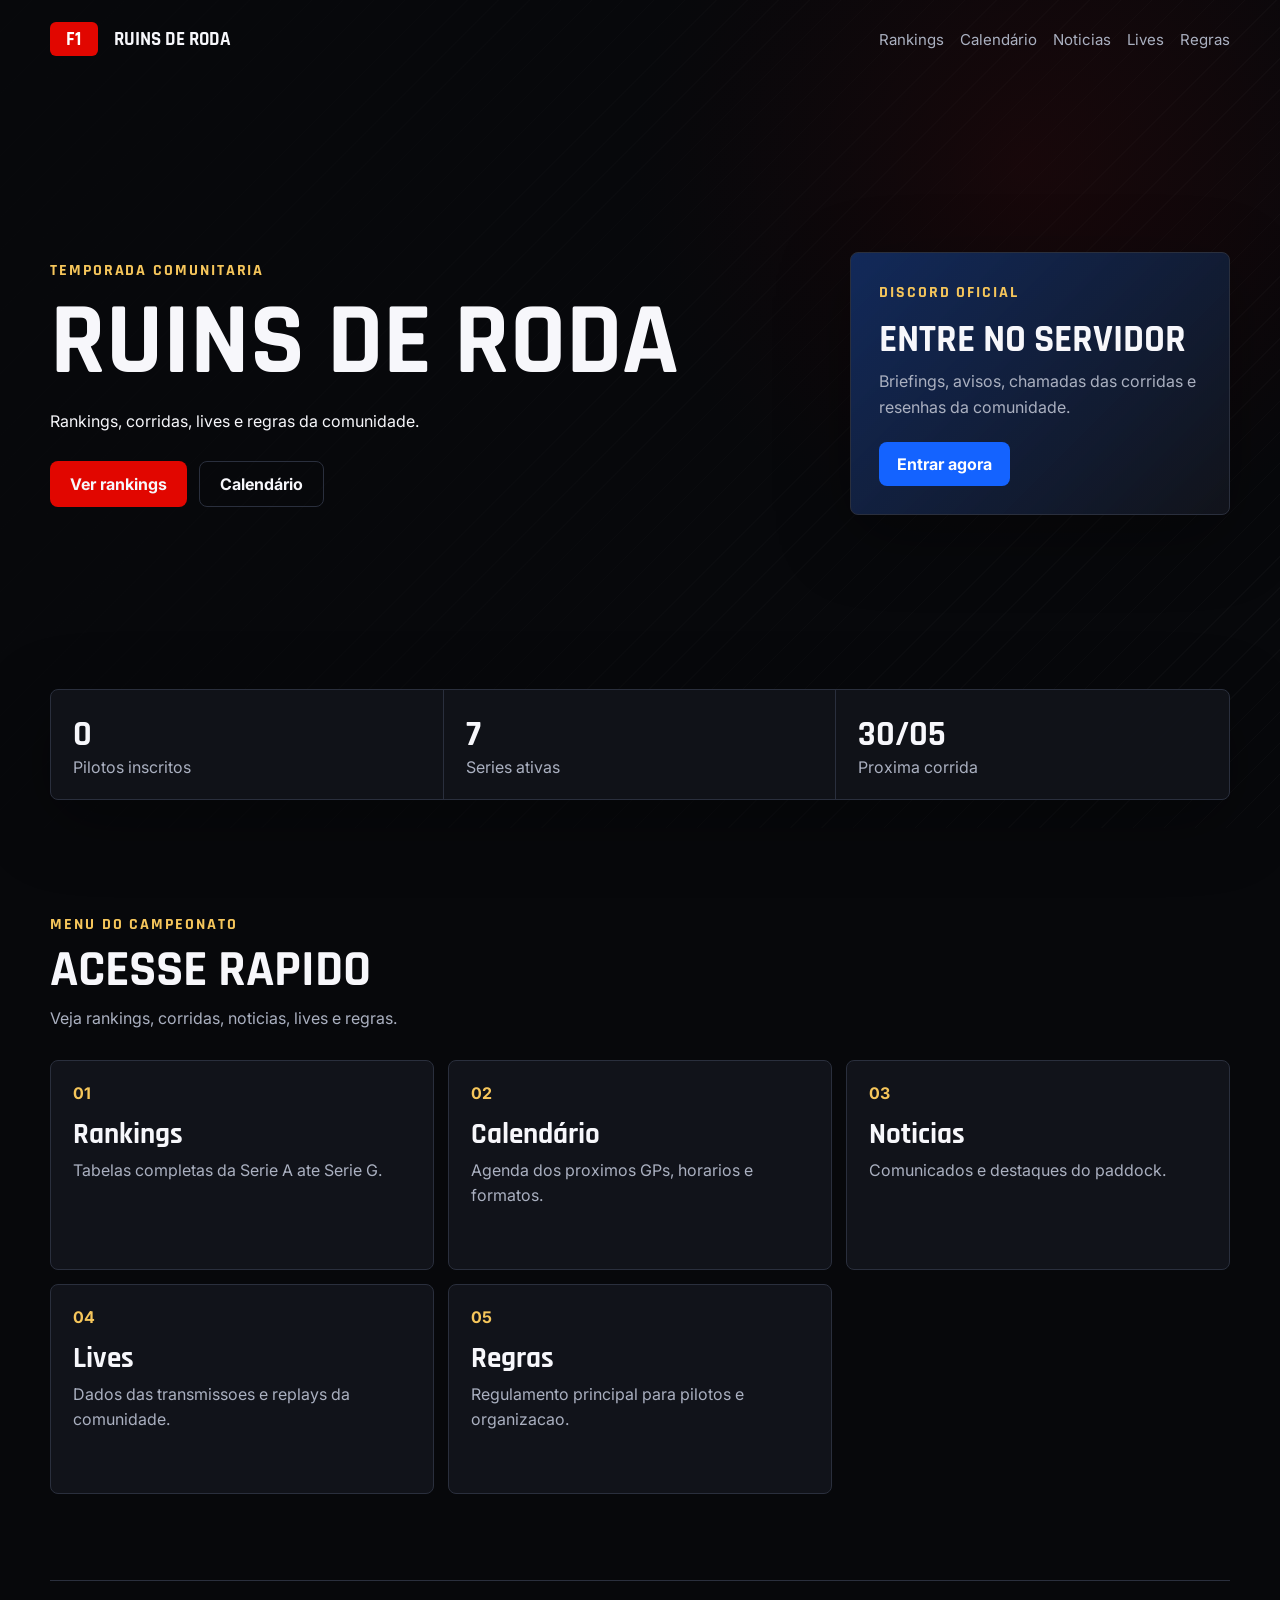
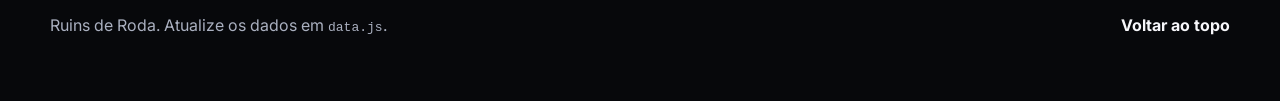
<file: index.html>
﻿<!doctype html>
<html lang="pt-BR">
  <head>
    <meta charset="utf-8" />
    <meta name="viewport" content="width=device-width, initial-scale=1" />
    <title>Ruins de Roda</title>
    <meta
      name="description"
      content="Ranking de F1 do servidor com series A ate G, proximas corridas, noticias, lives e regras."
    />
    <link rel="preconnect" href="https://fonts.googleapis.com" />
    <link rel="preconnect" href="https://fonts.gstatic.com" crossorigin />
    <link
      href="https://fonts.googleapis.com/css2?family=Rajdhani:wght@500;600;700&family=Inter:wght@400;500;700&display=swap"
      rel="stylesheet"
    />
    <link rel="stylesheet" href="styles.css?v=17" />
  </head>
  <body data-page="home">
    <header class="hero" id="inicio">
      <nav class="topbar" aria-label="Navegacao principal">
        <a class="brand" href="index.html" aria-label="Ruins de Roda inicio">
          <span class="brand-mark">F1</span>
          <span>Ruins de Roda</span>
        </a>
        <div class="nav-links">
          <a href="rankings.html" data-nav="rankings">Rankings</a>
          <a href="corridas.html" data-nav="corridas">Calendário</a>
          <a href="noticias.html" data-nav="noticias">Noticias</a>
          <a href="lives.html" data-nav="lives">Lives</a>
          <a href="regras.html" data-nav="regras">Regras</a>
        </div>
      </nav>

      <div class="hero-content with-discord">
        <div>
          <p class="eyebrow">Temporada comunitaria</p>
          <h1>Ruins de Roda</h1>
          <p>Rankings, corridas, lives e regras da comunidade.</p>
          <div class="hero-actions">
            <a class="button primary" href="rankings.html">Ver rankings</a>
            <a class="button secondary" href="corridas.html">Calendário</a>
          </div>
        </div>
        <a class="discord-card" href="https://discord.gg/nWJrsy5eZh" target="_blank" rel="noreferrer">
          <span>Discord oficial</span>
          <h2>Entre no servidor</h2>
          <p>Briefings, avisos, chamadas das corridas e resenhas da comunidade.</p>
          <strong>Entrar agora</strong>
        </a>
      </div>

      <section class="stats-strip" aria-label="Resumo do campeonato">
        <div>
          <strong id="totalDrivers">0</strong>
          <span>Pilotos inscritos</span>
        </div>
        <div>
          <strong>7</strong>
          <span>Series ativas</span>
        </div>
        <div>
          <strong id="nextRaceDate">--</strong>
          <span>Proxima corrida</span>
        </div>
      </section>
    </header>

    <main>
      <section class="section">
        <div class="section-heading">
          <p class="eyebrow">Menu do campeonato</p>
          <h2>Acesse rapido</h2>
          <p>Veja rankings, corridas, noticias, lives e regras.</p>
        </div>
        <div class="overview-grid">
          <a class="overview-card" href="rankings.html">
            <span>01</span>
            <h3>Rankings</h3>
            <p>Tabelas completas da Serie A ate Serie G.</p>
          </a>
          <a class="overview-card" href="corridas.html">
            <span>02</span>
            <h3>Calendário</h3>
            <p>Agenda dos proximos GPs, horarios e formatos.</p>
          </a>
          <a class="overview-card" href="noticias.html">
            <span>03</span>
            <h3>Noticias</h3>
            <p>Comunicados e destaques do paddock.</p>
          </a>
          <a class="overview-card" href="lives.html">
            <span>04</span>
            <h3>Lives</h3>
            <p>Dados das transmissoes e replays da comunidade.</p>
          </a>
          <a class="overview-card" href="regras.html">
            <span>05</span>
            <h3>Regras</h3>
            <p>Regulamento principal para pilotos e organizacao.</p>
          </a>
        </div>
      </section>
    </main>

    <footer>
      <p>Ruins de Roda. Atualize os dados em <code>data.js</code>.</p>
      <a href="#inicio">Voltar ao topo</a>
    </footer>

    <script src="data.js?v=16"></script>
    <script src="sheet-data.js?v=16"></script>
    <script src="app.js?v=16"></script>
  </body>
</html>
</file>
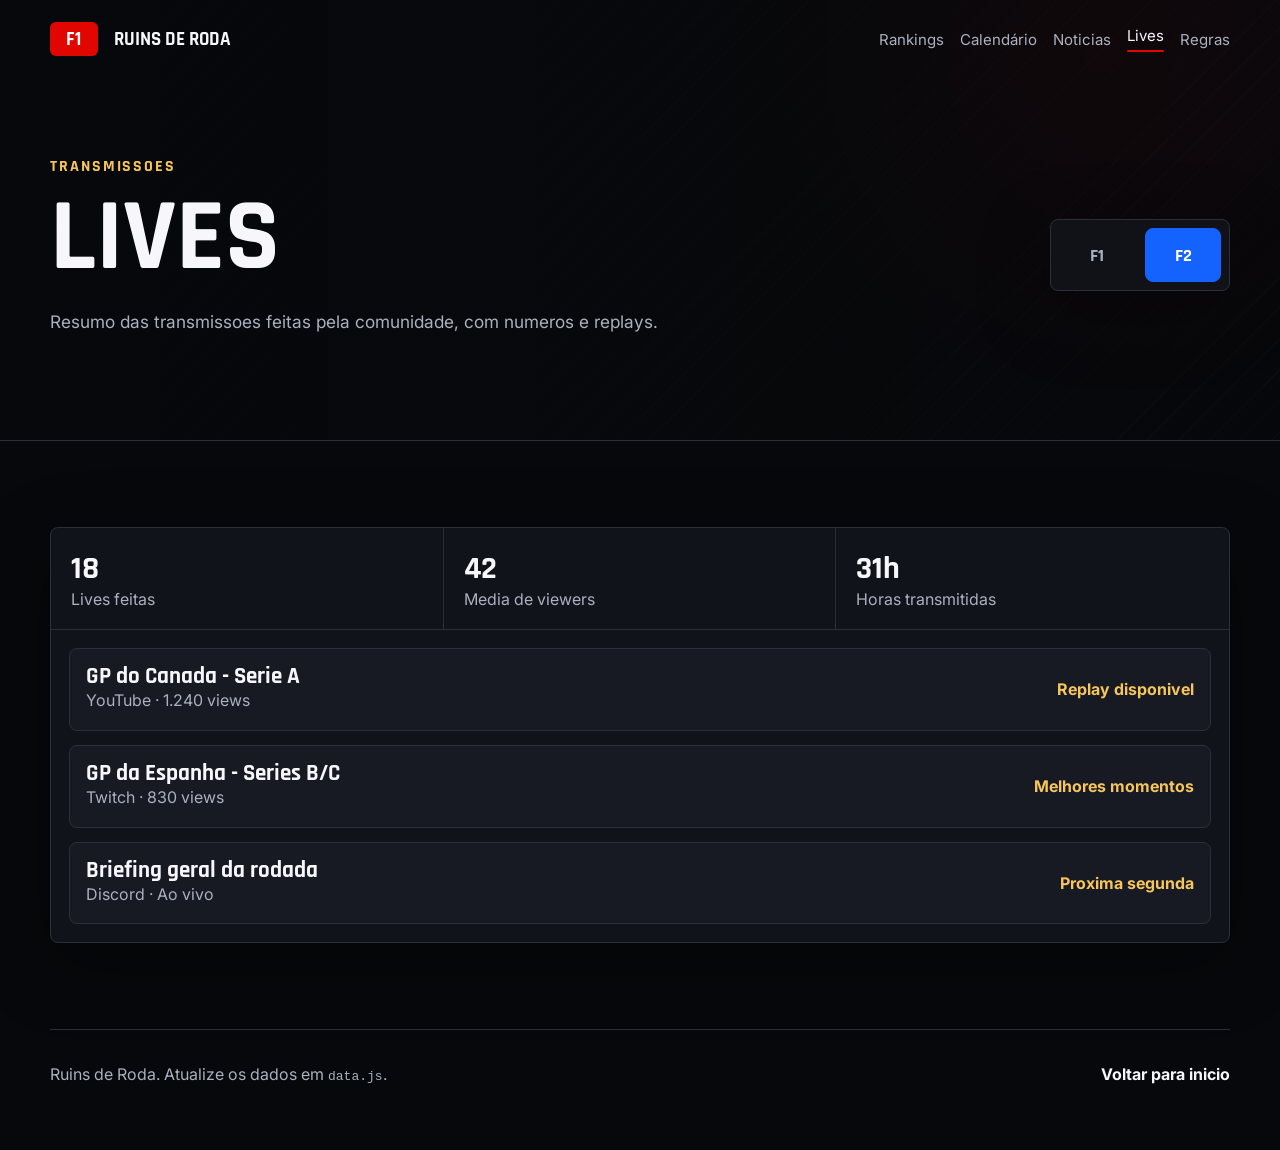
<file: lives.html>
﻿<!doctype html>
<html lang="pt-BR">
  <head>
    <meta charset="utf-8" />
    <meta name="viewport" content="width=device-width, initial-scale=1" />
    <title>Lives | Ruins de Roda</title>
    <meta name="description" content="Dados das lives e transmissoes do servidor de F1." />
    <link rel="preconnect" href="https://fonts.googleapis.com" />
    <link rel="preconnect" href="https://fonts.gstatic.com" crossorigin />
    <link href="https://fonts.googleapis.com/css2?family=Rajdhani:wght@500;600;700&family=Inter:wght@400;500;700&display=swap" rel="stylesheet" />
    <link rel="stylesheet" href="styles.css?v=17" />
  </head>
  <body data-page="lives">
    <header class="page-hero">
      <nav class="topbar" aria-label="Navegacao principal">
        <a class="brand" href="index.html" aria-label="Ruins de Roda inicio"><span class="brand-mark">F1</span><span>Ruins de Roda</span></a>
        <div class="nav-links">
          <a href="rankings.html" data-nav="rankings">Rankings</a>
          <a href="corridas.html" data-nav="corridas">Calendário</a>
          <a href="noticias.html" data-nav="noticias">Noticias</a>
          <a href="lives.html" data-nav="lives">Lives</a>
          <a href="regras.html" data-nav="regras">Regras</a>
        </div>
      </nav>
      <div class="page-title with-switch">
        <div>
          <p class="eyebrow">Transmissoes</p>
          <h1>Lives</h1>
          <p>Resumo das transmissoes feitas pela comunidade, com numeros e replays.</p>
        </div>
        <div class="championship-switch" aria-label="Categoria">
          <button type="button" data-championship="f1">F1</button>
          <button class="active" type="button" data-championship="f2">F2</button>
        </div>
      </div>
    </header>

    <main>
      <section class="section">
        <div class="live-panel">
          <div class="live-kpis" id="liveKpis"></div>
          <div class="live-list" id="liveList"></div>
        </div>
      </section>
    </main>

    <footer>
      <p>Ruins de Roda. Atualize os dados em <code>data.js</code>.</p>
      <a href="index.html">Voltar para inicio</a>
    </footer>

    <script src="data.js?v=16"></script>
    <script src="sheet-data.js?v=16"></script>
    <script src="app.js?v=16"></script>
  </body>
</html>
</file>
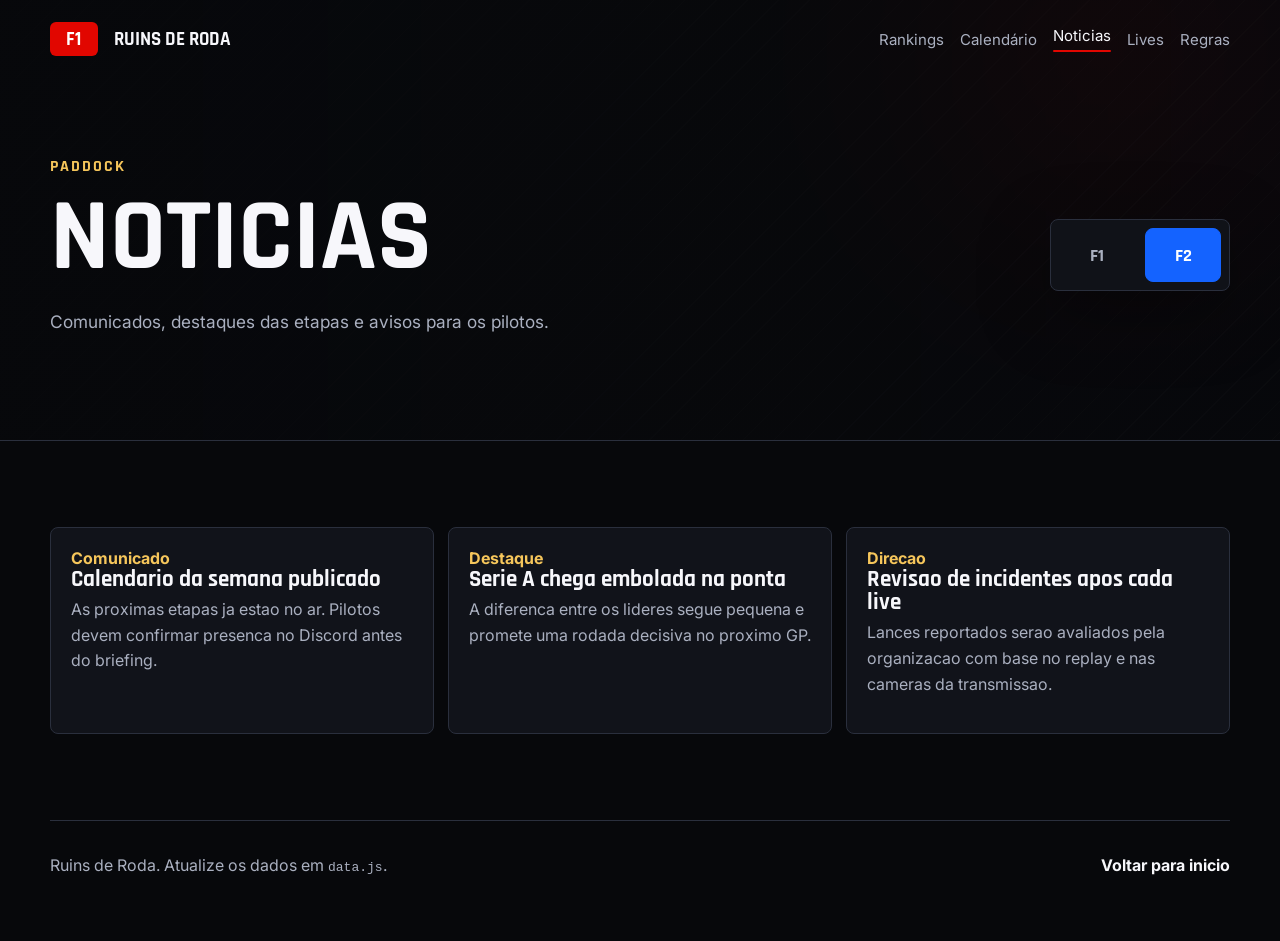
<file: noticias.html>
﻿<!doctype html>
<html lang="pt-BR">
  <head>
    <meta charset="utf-8" />
    <meta name="viewport" content="width=device-width, initial-scale=1" />
    <title>Noticias | Ruins de Roda</title>
    <meta name="description" content="Noticias e comunicados do campeonato de F1 do servidor." />
    <link rel="preconnect" href="https://fonts.googleapis.com" />
    <link rel="preconnect" href="https://fonts.gstatic.com" crossorigin />
    <link href="https://fonts.googleapis.com/css2?family=Rajdhani:wght@500;600;700&family=Inter:wght@400;500;700&display=swap" rel="stylesheet" />
    <link rel="stylesheet" href="styles.css?v=17" />
  </head>
  <body data-page="noticias">
    <header class="page-hero">
      <nav class="topbar" aria-label="Navegacao principal">
        <a class="brand" href="index.html" aria-label="Ruins de Roda inicio"><span class="brand-mark">F1</span><span>Ruins de Roda</span></a>
        <div class="nav-links">
          <a href="rankings.html" data-nav="rankings">Rankings</a>
          <a href="corridas.html" data-nav="corridas">Calendário</a>
          <a href="noticias.html" data-nav="noticias">Noticias</a>
          <a href="lives.html" data-nav="lives">Lives</a>
          <a href="regras.html" data-nav="regras">Regras</a>
        </div>
      </nav>
      <div class="page-title with-switch">
        <div>
          <p class="eyebrow">Paddock</p>
          <h1>Noticias</h1>
          <p>Comunicados, destaques das etapas e avisos para os pilotos.</p>
        </div>
        <div class="championship-switch" aria-label="Categoria">
          <button type="button" data-championship="f1">F1</button>
          <button class="active" type="button" data-championship="f2">F2</button>
        </div>
      </div>
    </header>

    <main>
      <section class="section">
        <div class="news-grid" id="newsGrid"></div>
      </section>
    </main>

    <footer>
      <p>Ruins de Roda. Atualize os dados em <code>data.js</code>.</p>
      <a href="index.html">Voltar para inicio</a>
    </footer>

    <script src="data.js?v=16"></script>
    <script src="sheet-data.js?v=16"></script>
    <script src="app.js?v=16"></script>
  </body>
</html>
</file>
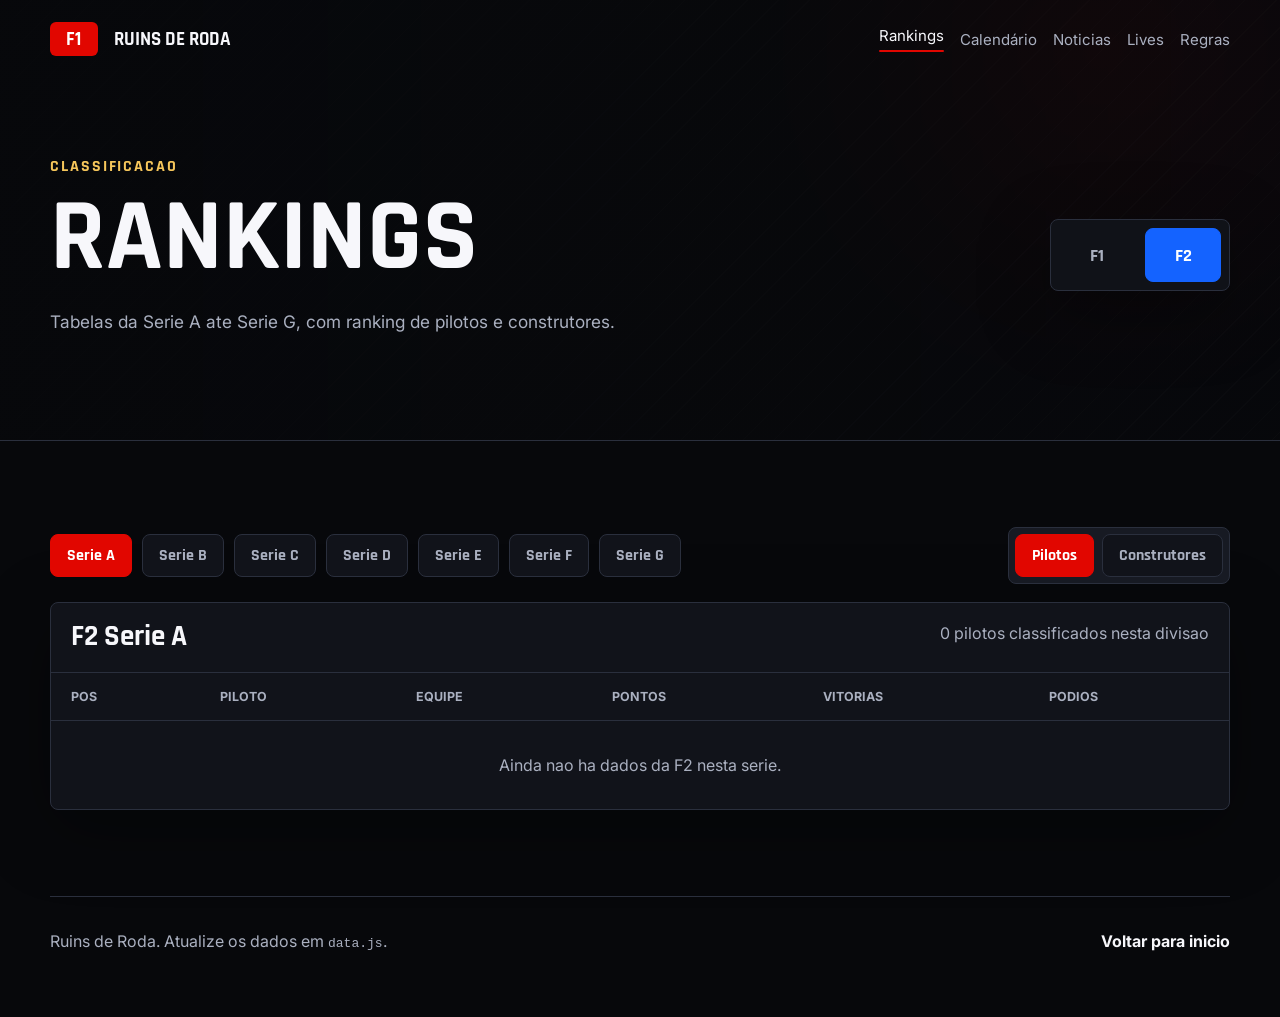
<file: rankings.html>
﻿<!doctype html>
<html lang="pt-BR">
  <head>
    <meta charset="utf-8" />
    <meta name="viewport" content="width=device-width, initial-scale=1" />
    <title>Rankings | Ruins de Roda</title>
    <meta name="description" content="Tabelas de ranking da Serie A ate Serie G do servidor de F1." />
    <link rel="preconnect" href="https://fonts.googleapis.com" />
    <link rel="preconnect" href="https://fonts.gstatic.com" crossorigin />
    <link href="https://fonts.googleapis.com/css2?family=Rajdhani:wght@500;600;700&family=Inter:wght@400;500;700&display=swap" rel="stylesheet" />
    <link rel="stylesheet" href="styles.css?v=17" />
  </head>
  <body data-page="rankings">
    <header class="page-hero">
      <nav class="topbar" aria-label="Navegacao principal">
        <a class="brand" href="index.html" aria-label="Ruins de Roda inicio"><span class="brand-mark">F1</span><span>Ruins de Roda</span></a>
        <div class="nav-links">
          <a href="rankings.html" data-nav="rankings">Rankings</a>
          <a href="corridas.html" data-nav="corridas">Calendário</a>
          <a href="noticias.html" data-nav="noticias">Noticias</a>
          <a href="lives.html" data-nav="lives">Lives</a>
          <a href="regras.html" data-nav="regras">Regras</a>
        </div>
      </nav>
      <div class="page-title with-switch">
        <div>
          <p class="eyebrow">Classificacao</p>
          <h1>Rankings</h1>
          <p>Tabelas da Serie A ate Serie G, com ranking de pilotos e construtores.</p>
        </div>
        <div class="championship-switch" aria-label="Categoria">
          <button type="button" data-championship="f1">F1</button>
          <button class="active" type="button" data-championship="f2">F2</button>
        </div>
      </div>
    </header>

    <main>
      <section class="section">
        <div class="ranking-toolbar">
          <div class="series-tabs" id="seriesTabs" role="tablist" aria-label="Series"></div>
          <div class="ranking-mode" aria-label="Tipo de ranking">
            <button class="active" type="button" data-ranking-mode="drivers">Pilotos</button>
            <button type="button" data-ranking-mode="constructors">Construtores</button>
          </div>
        </div>
        <div class="ranking-shell">
          <div class="ranking-header">
            <h3 id="activeSeriesTitle">Serie A</h3>
            <p id="activeSeriesInfo">Carregando classificacao...</p>
          </div>
          <div class="table-wrap">
            <table>
              <thead>
                <tr>
                  <th>Pos</th>
                  <th id="rankingNameHeader">Piloto</th>
                  <th id="rankingDetailHeader">Equipe</th>
                  <th>Pontos</th>
                  <th id="rankingMetricOneHeader">Vitorias</th>
                  <th id="rankingMetricTwoHeader">Podios</th>
                </tr>
              </thead>
              <tbody id="rankingBody"></tbody>
            </table>
          </div>
        </div>
      </section>
    </main>

    <footer>
      <p>Ruins de Roda. Atualize os dados em <code>data.js</code>.</p>
      <a href="index.html">Voltar para inicio</a>
    </footer>

    <script src="data.js?v=16"></script>
    <script src="sheet-data.js?v=16"></script>
    <script src="app.js?v=16"></script>
  </body>
</html>
</file>
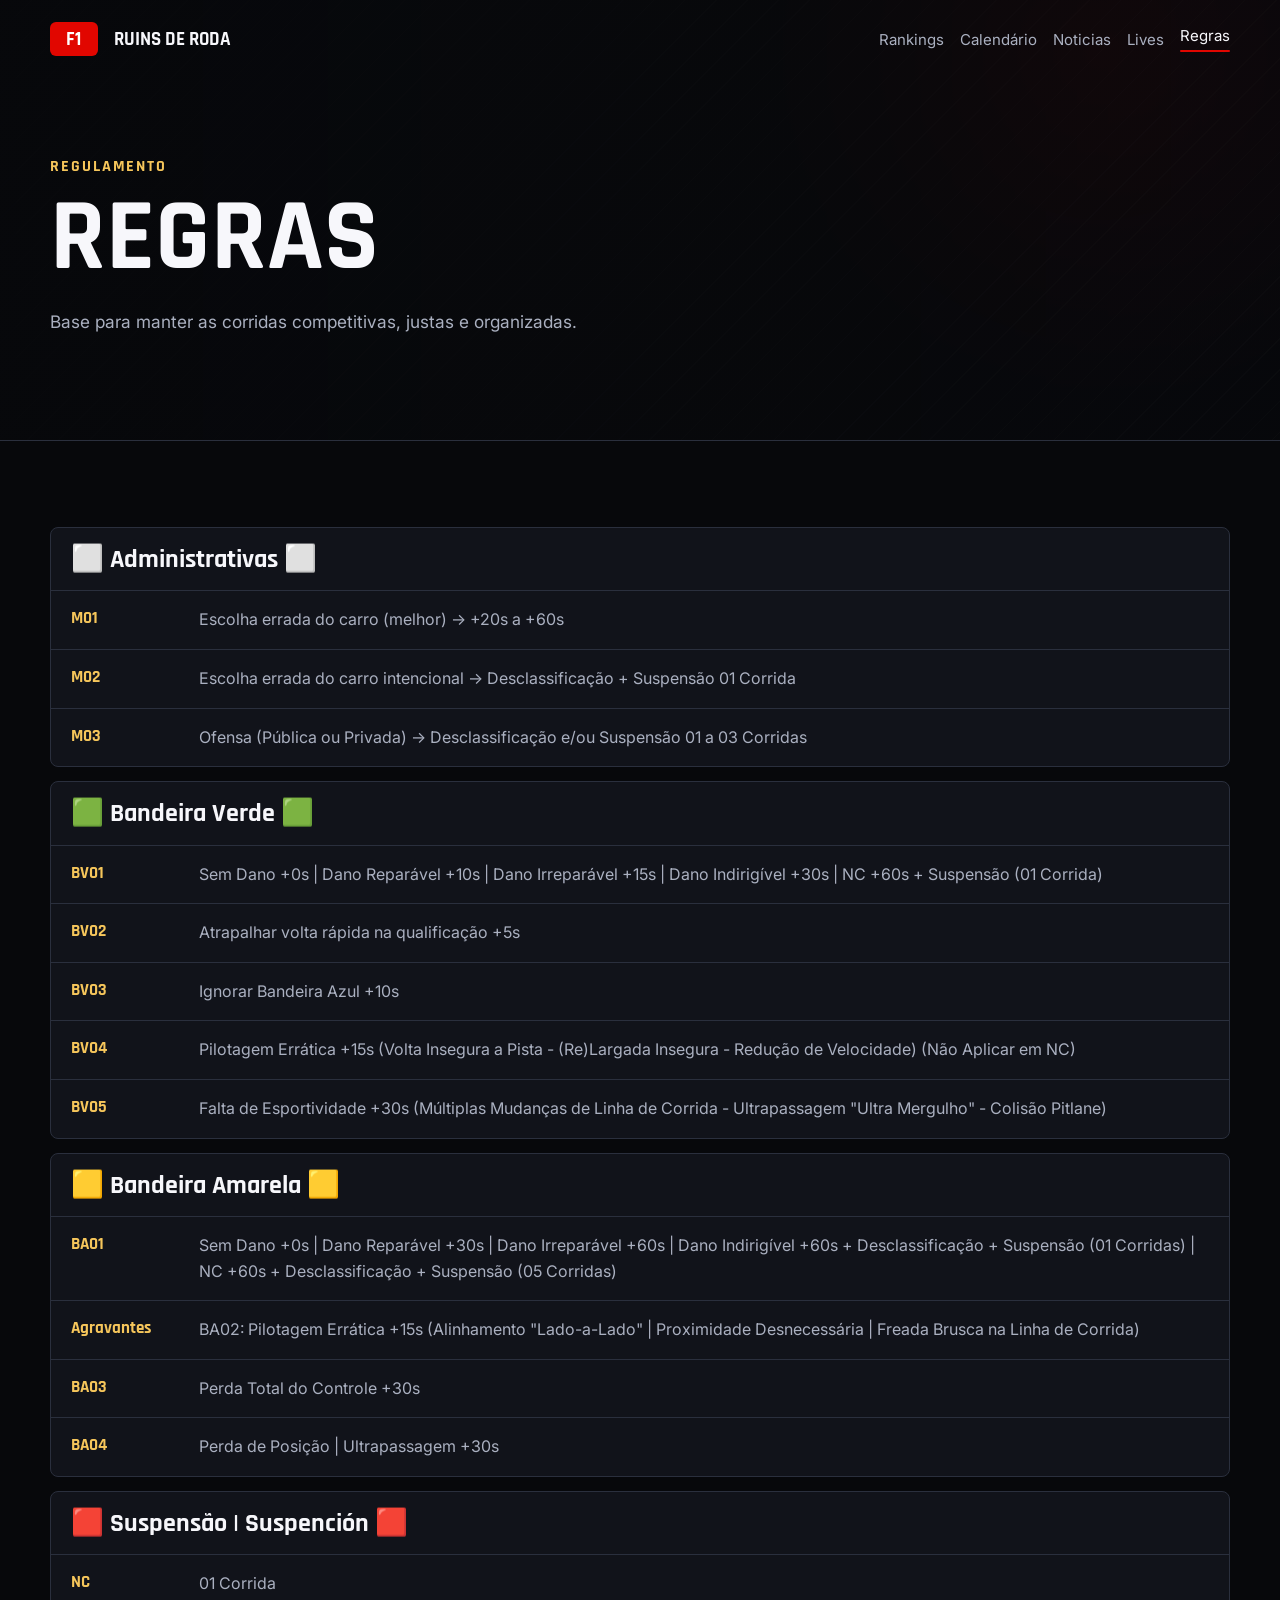
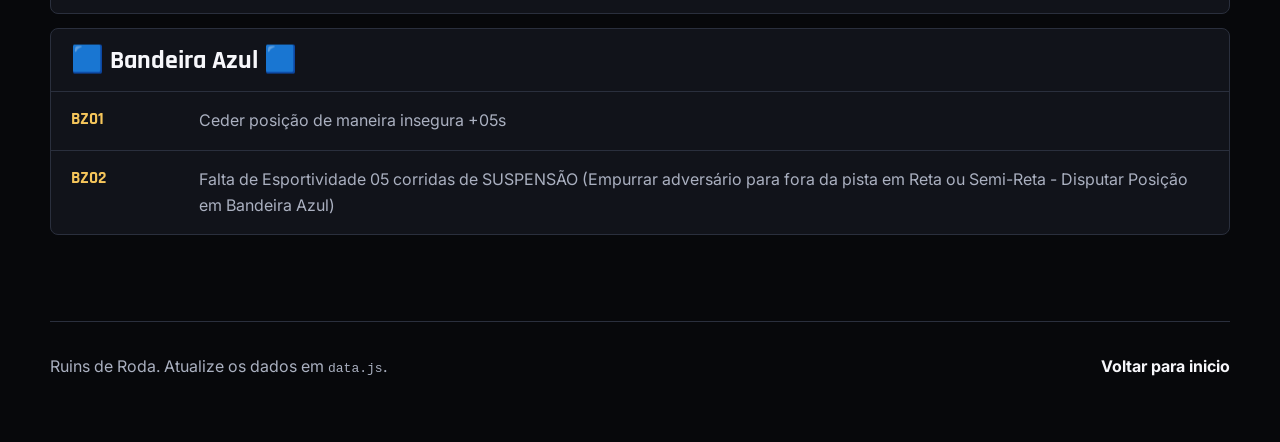
<file: regras.html>
﻿<!doctype html>
<html lang="pt-BR">
  <head>
    <meta charset="utf-8" />
    <meta name="viewport" content="width=device-width, initial-scale=1" />
    <title>Regras | Ruins de Roda</title>
    <meta name="description" content="Regras principais do campeonato de F1 do servidor." />
    <link rel="preconnect" href="https://fonts.googleapis.com" />
    <link rel="preconnect" href="https://fonts.gstatic.com" crossorigin />
    <link href="https://fonts.googleapis.com/css2?family=Rajdhani:wght@500;600;700&family=Inter:wght@400;500;700&display=swap" rel="stylesheet" />
    <link rel="stylesheet" href="styles.css?v=17" />
  </head>
  <body data-page="regras">
    <header class="page-hero">
      <nav class="topbar" aria-label="Navegacao principal">
        <a class="brand" href="index.html" aria-label="Ruins de Roda inicio"><span class="brand-mark">F1</span><span>Ruins de Roda</span></a>
        <div class="nav-links">
          <a href="rankings.html" data-nav="rankings">Rankings</a>
          <a href="corridas.html" data-nav="corridas">Calendário</a>
          <a href="noticias.html" data-nav="noticias">Noticias</a>
          <a href="lives.html" data-nav="lives">Lives</a>
          <a href="regras.html" data-nav="regras">Regras</a>
        </div>
      </nav>
      <div class="page-title">
        <p class="eyebrow">Regulamento</p>
        <h1>Regras</h1>
        <p>Base para manter as corridas competitivas, justas e organizadas.</p>
      </div>
    </header>

    <main>
      <section class="section">
        <div class="rules-grid" id="rulesGrid"></div>
      </section>
    </main>

    <footer>
      <p>Ruins de Roda. Atualize os dados em <code>data.js</code>.</p>
      <a href="index.html">Voltar para inicio</a>
    </footer>

    <script src="data.js?v=16"></script>
    <script src="sheet-data.js?v=16"></script>
    <script src="app.js?v=16"></script>
  </body>
</html>
</file>
<file: styles.css>
:root {
  color-scheme: dark;
  --bg: #07080b;
  --panel: #11131a;
  --panel-soft: #171a23;
  --text: #f7f7fb;
  --muted: #aab0c0;
  --line: #2a2f3d;
  --red: #e10600;
  --red-dark: #990400;
  --blue: #1463ff;
  --blue-dark: #0b3fb7;
  --gold: #f6c65b;
  --radius: 8px;
  --shadow: 0 20px 70px rgba(0, 0, 0, 0.35);
}

* {
  box-sizing: border-box;
}

html {
  scroll-behavior: smooth;
}

body {
  margin: 0;
  background: var(--bg);
  color: var(--text);
  font-family: Inter, system-ui, sans-serif;
}

a {
  color: inherit;
  text-decoration: none;
}

.hero {
  min-height: 92vh;
  display: grid;
  grid-template-rows: auto 1fr auto;
  background:
    linear-gradient(90deg, rgba(7, 8, 11, 0.98), rgba(7, 8, 11, 0.72)),
    radial-gradient(circle at 80% 20%, rgba(225, 6, 0, 0.34), transparent 32%),
    repeating-linear-gradient(135deg, rgba(255, 255, 255, 0.08) 0 1px, transparent 1px 22px);
}

.page-hero {
  background:
    linear-gradient(90deg, rgba(7, 8, 11, 0.98), rgba(7, 8, 11, 0.82)),
    radial-gradient(circle at 86% 12%, rgba(225, 6, 0, 0.26), transparent 30%),
    repeating-linear-gradient(135deg, rgba(255, 255, 255, 0.07) 0 1px, transparent 1px 22px);
  border-bottom: 1px solid var(--line);
}

.topbar {
  width: min(1180px, calc(100% - 32px));
  margin: 0 auto;
  padding: 22px 0;
  display: flex;
  align-items: center;
  justify-content: space-between;
  gap: 24px;
}

.brand,
.nav-links {
  display: flex;
  align-items: center;
  gap: 16px;
}

.brand {
  font-family: Rajdhani, sans-serif;
  font-size: 1.2rem;
  font-weight: 700;
  text-transform: uppercase;
}

.brand-mark {
  width: 48px;
  height: 34px;
  display: grid;
  place-items: center;
  border-radius: 6px;
  background: var(--red);
  color: #fff;
  letter-spacing: 0.04em;
}

.nav-links {
  color: var(--muted);
  font-size: 0.94rem;
}

.nav-links a:hover {
  color: var(--text);
}

.nav-links a.active {
  color: var(--text);
}

.nav-links a.active::after {
  content: "";
  display: block;
  height: 2px;
  margin-top: 5px;
  border-radius: 999px;
  background: var(--red);
}

.hero-content {
  width: min(1180px, calc(100% - 32px));
  margin: auto;
  padding: 80px 0;
}

.page-title {
  width: min(1180px, calc(100% - 32px));
  margin: 0 auto;
  padding: 78px 0 86px;
}

.with-switch {
  display: flex;
  align-items: center;
  justify-content: space-between;
  gap: 28px;
}

.with-discord {
  display: grid;
  grid-template-columns: minmax(0, 1fr) minmax(280px, 380px);
  gap: 44px;
  align-items: center;
}

.discord-card {
  display: block;
  border: 1px solid var(--line);
  border-radius: var(--radius);
  background:
    linear-gradient(135deg, rgba(20, 99, 255, 0.28), rgba(17, 19, 26, 0.95)),
    var(--panel);
  padding: 28px;
  box-shadow: var(--shadow);
  transition:
    border-color 160ms ease,
    transform 160ms ease;
}

.discord-card:hover {
  border-color: var(--blue);
  transform: translateY(-2px);
}

.discord-card span {
  color: var(--gold);
  font-family: Rajdhani, sans-serif;
  font-weight: 700;
  letter-spacing: 0.12em;
  text-transform: uppercase;
}

.discord-card h2 {
  margin: 18px 0 10px;
  font-size: 2.4rem;
  text-transform: uppercase;
}

.discord-card p {
  margin-bottom: 22px;
  color: var(--muted);
  line-height: 1.6;
}

.discord-card strong {
  display: inline-flex;
  min-height: 44px;
  align-items: center;
  border-radius: var(--radius);
  background: var(--blue);
  color: #fff;
  padding: 0 18px;
}

.championship-switch {
  display: inline-flex;
  flex: 0 0 auto;
  gap: 10px;
  padding: 8px;
  border: 1px solid var(--line);
  border-radius: var(--radius);
  background: rgba(17, 19, 26, 0.9);
  box-shadow: var(--shadow);
}

.championship-switch button {
  min-width: 76px;
  min-height: 54px;
  border: 1px solid transparent;
  border-radius: var(--radius);
  background: transparent;
  color: var(--muted);
  cursor: pointer;
  font: 700 1.15rem Rajdhani, sans-serif;
  padding: 12px 24px;
}

.championship-switch button[data-championship="f1"].active {
  border-color: var(--red);
  background: var(--red);
  color: #fff;
}

.championship-switch button[data-championship="f2"].active {
  border-color: var(--blue);
  background: var(--blue);
  color: #fff;
}

.eyebrow {
  margin: 0 0 10px;
  color: var(--gold);
  font-family: Rajdhani, sans-serif;
  font-weight: 700;
  letter-spacing: 0.12em;
  text-transform: uppercase;
}

h1,
h2,
h3,
p {
  margin-top: 0;
}

h1,
h2,
h3 {
  font-family: Rajdhani, sans-serif;
  line-height: 1;
}

h1 {
  max-width: 780px;
  margin-bottom: 18px;
  font-size: clamp(3.2rem, 8vw, 7.2rem);
  text-transform: uppercase;
}

.hero-content > p:not(.eyebrow) {
  max-width: 650px;
  color: var(--muted);
  font-size: 1.12rem;
  line-height: 1.7;
}

.hero-content.with-switch p:not(.eyebrow),
.page-title.with-switch p:not(.eyebrow) {
  max-width: 650px;
  color: var(--muted);
  font-size: 1.08rem;
  line-height: 1.7;
}

.page-title > p:not(.eyebrow) {
  max-width: 650px;
  color: var(--muted);
  font-size: 1.08rem;
  line-height: 1.7;
}

.hero-actions {
  display: flex;
  flex-wrap: wrap;
  gap: 12px;
  margin-top: 30px;
}

.button {
  display: inline-flex;
  align-items: center;
  min-height: 46px;
  padding: 0 20px;
  border-radius: var(--radius);
  font-weight: 700;
}

.button.primary {
  background: var(--red);
}

.button.secondary {
  border: 1px solid var(--line);
  color: var(--text);
}

.stats-strip {
  width: min(1180px, calc(100% - 32px));
  margin: 0 auto 28px;
  display: grid;
  grid-template-columns: repeat(3, 1fr);
  border: 1px solid var(--line);
  border-radius: var(--radius);
  background: rgba(17, 19, 26, 0.9);
  box-shadow: var(--shadow);
}

.stats-strip div {
  padding: 22px;
  border-right: 1px solid var(--line);
}

.stats-strip div:last-child {
  border-right: 0;
}

.stats-strip strong {
  display: block;
  font-family: Rajdhani, sans-serif;
  font-size: 2.2rem;
}

.stats-strip span {
  color: var(--muted);
}

.section {
  width: min(1180px, calc(100% - 32px));
  margin: 0 auto;
  padding: 86px 0;
}

.section-heading {
  max-width: 680px;
  margin-bottom: 28px;
}

.section-heading h2 {
  margin-bottom: 10px;
  font-size: clamp(2.1rem, 4vw, 3.6rem);
  text-transform: uppercase;
}

.section-heading p:last-child {
  color: var(--muted);
  line-height: 1.6;
}

.ranking-toolbar {
  display: flex;
  flex-wrap: wrap;
  align-items: center;
  justify-content: space-between;
  gap: 10px;
  margin-bottom: 18px;
}

.series-tabs {
  display: flex;
  flex: 1 1 620px;
  flex-wrap: wrap;
  gap: 10px;
}

.series-tabs button,
.ranking-mode button {
  border: 1px solid var(--line);
  border-radius: var(--radius);
  background: var(--panel);
  color: var(--muted);
  cursor: pointer;
  font: 700 1rem Rajdhani, sans-serif;
  padding: 10px 16px;
}

.series-tabs button.active,
.ranking-mode button.active {
  border-color: var(--red);
  background: var(--red);
  color: #fff;
}

.ranking-mode {
  display: flex;
  flex: 0 0 auto;
  gap: 8px;
  padding: 6px;
  border: 1px solid var(--line);
  border-radius: var(--radius);
  background: var(--panel-soft);
}

.ranking-shell,
.live-panel {
  border: 1px solid var(--line);
  border-radius: var(--radius);
  background: var(--panel);
  overflow: hidden;
  box-shadow: var(--shadow);
}

.ranking-header {
  display: flex;
  justify-content: space-between;
  gap: 16px;
  padding: 20px;
  border-bottom: 1px solid var(--line);
}

.ranking-header h3 {
  margin: 0;
  font-size: 1.8rem;
}

.ranking-header p {
  margin: 0;
  color: var(--muted);
}

.table-wrap {
  overflow-x: auto;
}

table {
  width: 100%;
  border-collapse: collapse;
  min-width: 700px;
}

th,
td {
  padding: 16px 20px;
  border-bottom: 1px solid var(--line);
  text-align: left;
}

td strong {
  font-size: 1.08rem;
}

th {
  color: var(--muted);
  font-size: 0.78rem;
  text-transform: uppercase;
}

.empty-table {
  padding: 34px 20px;
  color: var(--muted);
  text-align: center;
}

tr:last-child td {
  border-bottom: 0;
}

.position {
  display: inline-grid;
  width: 30px;
  height: 30px;
  place-items: center;
  border-radius: 50%;
  background: var(--panel-soft);
  color: var(--gold);
  font-weight: 700;
}

.country-cell,
.movement-cell {
  display: inline-flex;
  align-items: center;
  gap: 10px;
}

.country-flag {
  font-size: 1.2rem;
  line-height: 1;
}

.country-flag-img {
  width: 22px;
  height: auto;
  border-radius: 2px;
  vertical-align: middle;
  flex-shrink: 0;
}

.movement-badge {
  display: inline-grid;
  width: 22px;
  height: 22px;
  place-items: center;
  border-radius: 3px;
  color: #fff;
  font-family: Arial, sans-serif;
  font-size: 0.66rem;
  font-weight: 700;
  line-height: 1;
}

.movement-badge.up {
  background: #218c3a;
}

.movement-badge.same {
  background: var(--blue);
}

.movement-badge.down {
  background: #c92828;
}

.split {
  display: grid;
  grid-template-columns: 0.85fr 1.15fr;
  gap: 32px;
  align-items: start;
}

body[data-page="corridas"] .page-hero {
  min-height: 390px;
  background:
    linear-gradient(90deg, rgba(7, 8, 11, 1) 0%, rgba(7, 8, 11, 0.88) 44%, rgba(7, 8, 11, 0.22) 100%),
    url("assets/hero-calendario.jpg") right center / cover no-repeat;
}

body[data-page="corridas"] .page-title {
  padding-top: 56px;
  padding-bottom: 56px;
}

body[data-page="corridas"] .eyebrow {
  color: var(--red);
  border-left: 4px solid var(--red);
  padding-left: 16px;
}

.race-section {
  padding-top: 34px;
}

.race-section-title {
  display: flex;
  align-items: center;
  gap: 14px;
  margin-bottom: 24px;
}

.race-section-title h2 {
  margin: 0;
  font-size: 1.55rem;
  text-transform: uppercase;
}

.race-title-icon {
  width: 22px;
  height: 22px;
  color: var(--red);
  flex-shrink: 0;
}

.race-layout {
  display: grid;
  grid-template-columns: minmax(0, 1fr) 280px;
  gap: 26px;
  align-items: start;
}

.race-list,
.news-grid,
.rules-grid,
.live-list,
.overview-grid {
  display: grid;
  gap: 14px;
}

.news-grid,
.rules-grid,
.overview-grid {
  grid-template-columns: repeat(3, 1fr);
}

.rules-grid {
  grid-template-columns: 1fr;
}

.race-card,
.news-card,
.rule-card,
.live-list article,
.overview-card,
.empty-card {
  border: 1px solid var(--line);
  border-radius: var(--radius);
  background: var(--panel);
}

.empty-card {
  padding: 22px;
  color: var(--muted);
  line-height: 1.6;
}

.overview-card {
  min-height: 210px;
  padding: 22px;
  transition:
    border-color 160ms ease,
    transform 160ms ease;
}

.overview-card:hover {
  border-color: var(--red);
  transform: translateY(-2px);
}

.overview-card span {
  color: var(--gold);
  font-weight: 700;
}

.overview-card h3 {
  margin: 18px 0 8px;
  font-size: 1.8rem;
}

.overview-card p {
  color: var(--muted);
  line-height: 1.6;
}

.race-card {
  display: grid;
  grid-template-columns: 160px 1fr;
  min-height: 120px;
  align-items: center;
  overflow: hidden;
  border-color: rgba(255, 255, 255, 0.12);
  background: var(--panel);
  padding: 0;
}

.race-date {
  height: 100%;
  position: relative;
  z-index: 1;
  display: grid;
  place-content: center;
  gap: 6px;
  border-right: 1px solid rgba(225, 6, 0, 0.55);
  border-radius: 0;
  background:
    radial-gradient(circle at 30% 20%, rgba(255, 255, 255, 0.12), transparent 28%),
    linear-gradient(135deg, rgba(225, 6, 0, 0.62), rgba(64, 0, 0, 0.86));
  padding: 20px;
  text-align: center;
}

.race-date strong {
  display: block;
  font-family: Rajdhani, sans-serif;
  font-size: 2.6rem;
  line-height: 0.9;
}

.race-date span {
  color: #fff;
  font: 700 1.35rem Rajdhani, sans-serif;
}

.race-date-icon {
  width: 20px;
  height: 20px;
  color: rgba(255, 255, 255, 0.7);
  margin: 0 auto 2px;
  display: block;
}

.race-card-main {
  position: relative;
  z-index: 1;
  display: flex;
  align-items: center;
  justify-content: space-between;
  gap: 18px;
  padding: 20px 28px 20px 24px;
}

.race-card-info {
  display: flex;
  align-items: center;
  gap: 16px;
}

.race-flag {
  display: grid;
  width: 44px;
  height: 32px;
  place-items: center;
  border-radius: 8px;
  background: rgba(255, 255, 255, 0.92);
  font-size: 1.45rem;
  box-shadow: 0 0 28px rgba(255, 255, 255, 0.1);
  overflow: hidden;
}

.race-flag-img {
  width: 44px;
  height: 32px;
  object-fit: cover;
  border-radius: 6px;
  display: block;
  box-shadow: 0 0 28px rgba(255, 255, 255, 0.12);
  flex-shrink: 0;
}

.race-card h3,
.news-card h3,
.rule-card h3,
.live-list h3 {
  margin-bottom: 6px;
  font-size: 1.45rem;
}

.race-card p,
.news-card p,
.rule-card p,
.live-list p {
  color: var(--muted);
  line-height: 1.6;
}

.race-card .race-format,
.live-list span,
.news-card span {
  color: var(--gold);
  font-weight: 700;
}

.race-format {
  display: inline-flex;
  min-height: 34px;
  align-items: center;
  margin-top: 8px;
  border: 1px solid rgba(246, 198, 91, 0.45);
  border-radius: 999px;
  background: rgba(246, 198, 91, 0.08);
  padding: 0 18px;
  font-family: Rajdhani, sans-serif;
  text-transform: uppercase;
}

.race-format.sprint {
  color: #f3ea28;
  border-color: rgba(243, 234, 40, 0.5);
  box-shadow: 0 0 18px rgba(243, 234, 40, 0.12);
}

.race-format.qualy {
  color: #ffd447;
}

.race-format.normal {
  color: #c293ff;
  border-color: rgba(194, 147, 255, 0.5);
}


.next-race-panel {
  position: sticky;
  top: 18px;
  border: 1px solid rgba(255, 255, 255, 0.16);
  border-radius: var(--radius);
  background:
    radial-gradient(circle at 100% 0%, rgba(225, 6, 0, 0.22), transparent 35%),
    var(--panel);
  padding: 26px;
  box-shadow: var(--shadow);
}

.panel-kicker {
  margin-bottom: 14px;
  color: var(--red);
  font: 700 0.86rem Rajdhani, sans-serif;
  letter-spacing: 0.1em;
  text-transform: uppercase;
}

.next-race-panel h3 {
  margin-bottom: 24px;
  font-size: 1.65rem;
}

.race-detail-list {
  display: grid;
  gap: 0;
  margin: 0 0 26px;
}

.race-detail-list div {
  display: flex;
  justify-content: space-between;
  align-items: center;
  gap: 16px;
  padding: 14px 0;
  border-bottom: 1px solid var(--line);
}

.race-detail-list dt {
  display: flex;
  align-items: center;
  gap: 8px;
  color: var(--muted);
  font-size: 0.9rem;
}

.race-detail-list dd {
  margin: 0;
  font-weight: 700;
  font-size: 0.95rem;
}

.detail-icon {
  width: 16px;
  height: 16px;
  flex-shrink: 0;
  color: var(--red);
}

.calendar-button {
  display: flex;
  min-height: 50px;
  align-items: center;
  justify-content: center;
  gap: 8px;
  border-radius: var(--radius);
  background: var(--red);
  color: #fff;
  font: 700 0.95rem Rajdhani, sans-serif;
  letter-spacing: 0.06em;
  text-transform: uppercase;
  transition: background 160ms ease;
}

.calendar-button:hover {
  background: var(--red-dark);
}

.calendar-button .btn-icon {
  width: 16px;
  height: 16px;
}

.calendar-button .btn-arrow {
  font-size: 1.3rem;
  line-height: 1;
  margin-left: 2px;
}

.news-card,
.rule-card {
  padding: 20px;
}

.rule-section {
  border: 1px solid var(--line);
  border-radius: var(--radius);
  background: var(--panel);
  overflow: hidden;
}

.rule-section h3 {
  margin: 0;
  padding: 18px 20px;
  border-bottom: 1px solid var(--line);
  font-size: 1.65rem;
}

.rule-list {
  display: grid;
}

.rule-row {
  display: grid;
  grid-template-columns: 110px 1fr;
  gap: 18px;
  padding: 16px 20px;
  border-bottom: 1px solid var(--line);
}

.rule-row:last-child {
  border-bottom: 0;
}

.rule-row strong {
  color: var(--gold);
  font-family: Rajdhani, sans-serif;
  font-size: 1.05rem;
}

.rule-row p {
  margin: 0;
  color: var(--muted);
  line-height: 1.6;
}

.live-kpis {
  display: grid;
  grid-template-columns: repeat(3, 1fr);
  border-bottom: 1px solid var(--line);
}

.live-kpis div {
  padding: 20px;
  border-right: 1px solid var(--line);
}

.live-kpis div:last-child {
  border-right: 0;
}

.live-kpis strong {
  display: block;
  font-family: Rajdhani, sans-serif;
  font-size: 2rem;
}

.live-kpis span {
  color: var(--muted);
}

.live-list {
  padding: 18px;
}

.live-list article {
  display: flex;
  align-items: center;
  justify-content: space-between;
  gap: 16px;
  padding: 16px;
  background: var(--panel-soft);
}

.live-list h3,
.live-list p {
  margin-bottom: 0;
}

footer {
  width: min(1180px, calc(100% - 32px));
  margin: 0 auto;
  padding: 34px 0 50px;
  display: flex;
  justify-content: space-between;
  gap: 16px;
  border-top: 1px solid var(--line);
  color: var(--muted);
}

footer a {
  color: var(--text);
  font-weight: 700;
}

@media (max-width: 840px) {
  .topbar,
  .split,
  .with-switch,
  .with-discord,
  footer {
    display: block;
  }

  .discord-card {
    margin-top: 28px;
  }

  .championship-switch {
    margin-top: 22px;
  }

  .nav-links {
    margin-top: 18px;
    flex-wrap: wrap;
  }

  .ranking-toolbar {
    display: block;
  }

  .series-tabs {
    margin-bottom: 12px;
  }

  .ranking-mode {
    display: inline-flex;
  }

  .stats-strip,
  .news-grid,
  .rules-grid,
  .overview-grid,
  .live-kpis {
    grid-template-columns: 1fr;
  }

  .stats-strip div,
  .live-kpis div {
    border-right: 0;
    border-bottom: 1px solid var(--line);
  }

    .race-card {
      grid-template-columns: 1fr;
    }

    .race-layout {
      grid-template-columns: 1fr;
    }

    .next-race-panel {
      position: static;
    }

    .race-card::before {
      inset: 120px 0 0;
    }

    .race-date {
      min-height: 120px;
    }

    .race-card-main {
      padding: 20px;
    }

    .track-map {
      margin-bottom: 18px;
    }

    .live-list article {
    align-items: flex-start;
    flex-direction: column;
  }

  .rule-row {
    grid-template-columns: 1fr;
    gap: 6px;
  }

  footer a {
    display: inline-block;
    margin-top: 10px;
  }
}
</file>
